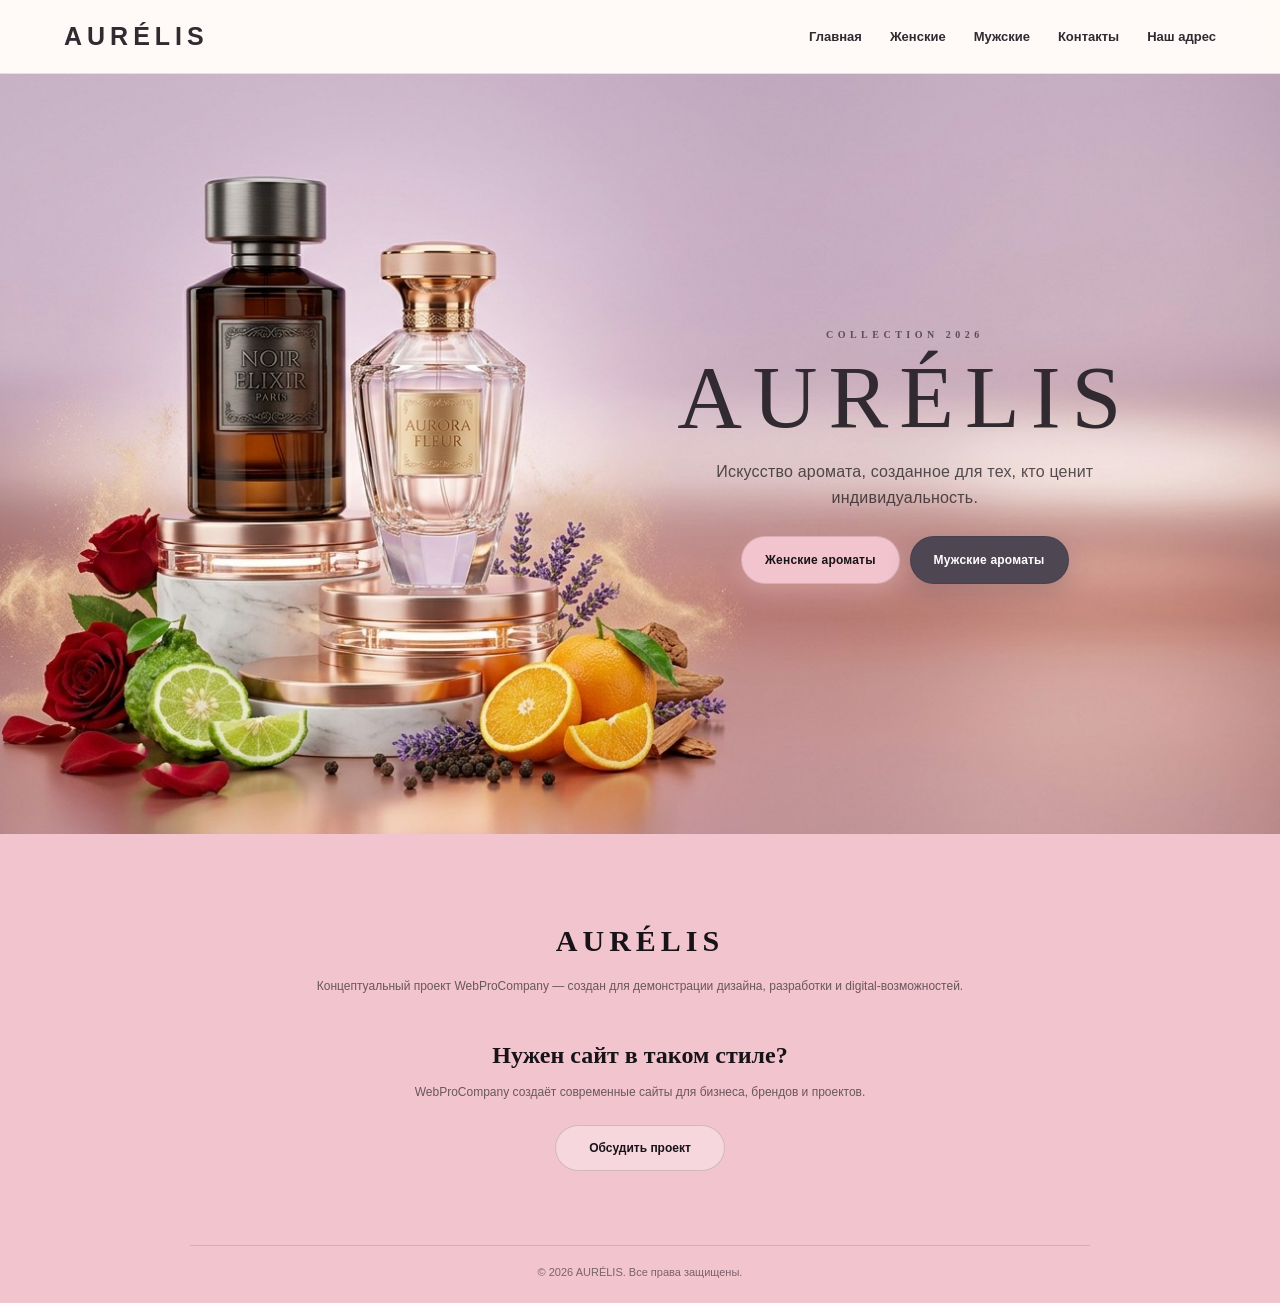
<file: index.html>
<!DOCTYPE html>
<html lang="ru">

<head>
  <meta charset="UTF-8">

  <meta
    name="viewport"
    content="width=device-width, initial-scale=1.0"
  >

  <meta
    name="description"
    content="AURÉLIS — премиальная коллекция мужских и женских ароматов."
  >

  <title>AURÉLIS — Премиальная коллекция ароматов</title>

  <link rel="stylesheet" href="./style.css">
</head>

<body>

  <!-- =========================
       HEADER
  ========================== -->

  <header class="header">

    <a href="./index.html" class="logo">
      AURÉLIS
    </a>

    <!-- DESKTOP NAVIGATION -->

    <nav class="navigation">

      <a href="./index.html">
        Главная
      </a>

      <a href="./women.html">
        Женские
      </a>

      <a href="./men.html">
        Мужские
      </a>

      <a href="./contacts.html">
        Контакты
      </a>

      <a href="./contacts.html#address">
        Наш адрес
      </a>

    </nav>


    <!-- MOBILE MENU BUTTON -->

    <button
      class="mobile-menu-button"
      id="mobile-menu-button"
      type="button"
      aria-label="Открыть меню"
      aria-expanded="false"
    >

      <span></span>
      <span></span>
      <span></span>

    </button>


    <!-- MOBILE NAVIGATION -->

    <nav
      class="mobile-navigation"
      id="mobile-navigation"
    >

      <a href="./index.html">
        Главная
      </a>

      <a href="./women.html">
        Женские ароматы
      </a>

      <a href="./men.html">
        Мужские ароматы
      </a>

      <a href="./contacts.html">
        Контакты
      </a>

      <a href="./contacts.html#address">
        Наш адрес
      </a>

    </nav>

  </header>


  <!-- =========================
       MAIN
  ========================== -->

  <main>

    <!-- =========================
         HERO
    ========================== -->

    <section
      class="hero"
      id="home"
    >

      <!-- HERO IMAGE -->

      <div class="hero-image">

        <picture>

          <source
            media="(max-width: 700px)"
            srcset="./mobile.png"
          >

          <img
            src="./hero.jpg"
            alt="AURÉLIS — коллекция ароматов"
          >

        </picture>

      </div>


     <!-- HERO CONTENT -->

<div class="hero-content">

  <span class="hero-label">
    COLLECTION 2026
  </span>

  <h1>
    AURÉLIS
  </h1>

  <p class="hero-description">
    Искусство аромата,
    созданное для тех,
    кто ценит индивидуальность.
  </p>
  
  <div class="hero-actions">

    <a
      href="./women.html"
      class="category-button women-button"
    >
      Женские ароматы
    </a>

    <a
      href="./men.html"
      class="category-button men-button"
    >
      Мужские ароматы
    </a>

  </div>

</div>

</section>

</main>

  <!-- =========================
       FOOTER
  ========================== -->

  <footer class="footer">

    <div class="footer-inner">

      <div class="footer-brand">

        <a
          href="./index.html"
          class="footer-logo"
        >
          AURÉLIS
        </a>

        <p class="footer-project">
          Концептуальный проект WebProCompany —
          создан для демонстрации дизайна,
          разработки и digital-возможностей.
        </p>

      </div>


      <div class="footer-cta">

        <h3>
          Нужен сайт в таком стиле?
        </h3>

        <p>
          WebProCompany создаёт современные сайты
          для бизнеса, брендов и проектов.
        </p>

        <button
          type="button"
          class="footer-cta-button"
          id="footer-contact-toggle"
        >
          Обсудить проект
        </button>


        <div
          class="footer-social"
          id="footer-social"
        >

          <!-- TELEGRAM -->

          <a
            href="https://t.me/"
            target="_blank"
            rel="noopener noreferrer"
            class="footer-social-link"
            aria-label="Telegram"
          >

            <svg
              viewBox="0 0 24 24"
              aria-hidden="true"
            >

              <path
                d="M21 4.5
                   17.8 19
                   c-.24 1.02-.84 1.27-1.7.8
                   l-4.72-3.48
                   -2.28 2.2
                   c-.25.25-.46.46-.94.46
                   l.34-4.8
                   8.75-7.9
                   c.38-.34-.08-.53-.59-.19
                   L5.85 12.98
                   1.2 11.52
                   c-1.01-.31-1.03-1.01.21-1.5
                   L19.55 3.1
                   c.85-.31 1.6.19 1.45 1.4Z"
                fill="currentColor"
              />

            </svg>

          </a>


          <!-- INSTAGRAM -->

          <a
            href="https://instagram.com/WebProCompany"
            target="_blank"
            rel="noopener noreferrer"
            class="footer-social-link"
            aria-label="Instagram"
          >

            <svg
              viewBox="0 0 24 24"
              aria-hidden="true"
            >

              <rect
                x="3"
                y="3"
                width="18"
                height="18"
                rx="5"
                ry="5"
                fill="none"
                stroke="currentColor"
                stroke-width="1.8"
              />

              <circle
                cx="12"
                cy="12"
                r="4"
                fill="none"
                stroke="currentColor"
                stroke-width="1.8"
              />

              <circle
                cx="17.4"
                cy="6.6"
                r="1"
                fill="currentColor"
              />

            </svg>

          </a>


          <!-- WHATSAPP -->

          <a
            href="https://wa.me/992974008118"
            target="_blank"
            rel="noopener noreferrer"
            class="footer-social-link"
            aria-label="WhatsApp"
          >

            <svg
              viewBox="0 0 24 24"
              aria-hidden="true"
            >

              <path
                d="M12 3.2
                   a8.8 8.8 0 0 0-7.57 13.3
                   L3.2 20.8
                   l4.43-1.17
                   A8.8 8.8 0 1 0 12 3.2Z"
                fill="none"
                stroke="currentColor"
                stroke-width="1.7"
                stroke-linejoin="round"
              />

              <path
                d="M8.7 8.2
                   c.2-.4.4-.4.7-.4h.4
                   c.2 0 .3.1.4.3
                   l.7 1.7
                   c.1.2.1.4-.1.6
                   l-.5.6
                   c-.2.2-.2.3 0 .6
                   .7 1.1 1.6 1.8 2.8 2.3
                   .3.1.4.1.6-.1
                   l.7-.8
                   c.2-.2.4-.2.7-.1
                   l1.6.8
                   c.3.1.4.3.3.6.2"
                fill="none"
                stroke="currentColor"
                stroke-width="1.5"
                stroke-linecap="round"
                stroke-linejoin="round"
              />

            </svg>

          </a>

        </div>

      </div>

    </div>


    <div class="footer-bottom">

      <p>
        © 2026 AURÉLIS. Все права защищены.
      </p>

    </div>

  </footer>


  <!-- =========================
       JAVASCRIPT
  ========================== -->

  <script src="./script.js"></script>

</body>

</html>
</file>
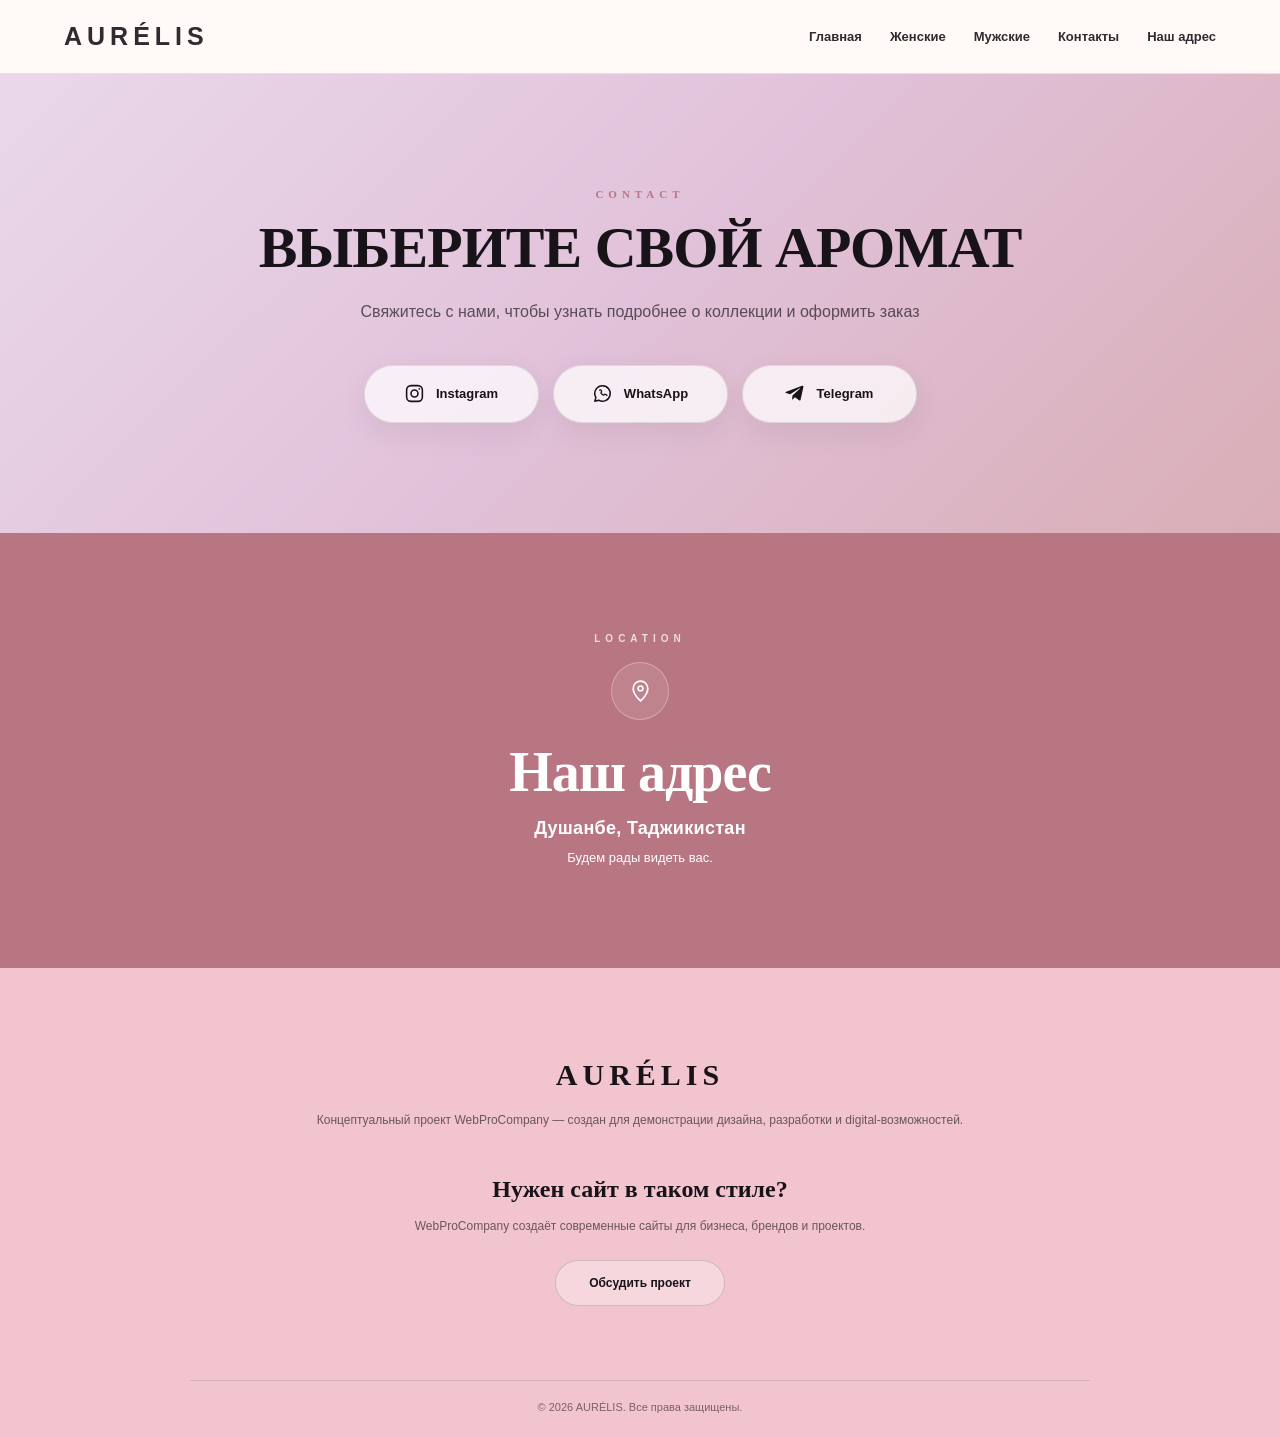
<file: contacts.html>
<!DOCTYPE html>
<html lang="ru">

<head>
  <meta charset="UTF-8">

  <meta
    name="viewport"
    content="width=device-width, initial-scale=1.0"
  >

  <meta
    name="description"
    content="AURÉLIS — контакты и адрес."
  >

  <title>AURÉLIS — Контакты</title>

  <link rel="stylesheet" href="./style.css">
</head>

<body>

  <!-- =========================
       HEADER
  ========================== -->

  <header class="header">

    <a
      href="./index.html"
      class="logo"
    >
      AURÉLIS
    </a>


    <nav class="navigation">

      <a href="./index.html">
        Главная
      </a>

      <a href="./women.html">
        Женские
      </a>

      <a href="./men.html">
        Мужские
      </a>

      <a href="./contacts.html">
        Контакты
      </a>

      <a href="./contacts.html#address">
        Наш адрес
      </a>

    </nav>


    <button
      class="mobile-menu-button"
      id="mobile-menu-button"
      type="button"
      aria-label="Открыть меню"
      aria-expanded="false"
    >

      <span></span>
      <span></span>
      <span></span>

    </button>


    <nav
      class="mobile-navigation"
      id="mobile-navigation"
    >

      <a href="./index.html">
        Главная
      </a>

      <a href="./women.html">
        Женские ароматы
      </a>

      <a href="./men.html">
        Мужские ароматы
      </a>

      <a href="./contacts.html">
        Контакты
      </a>

      <a href="./contacts.html#address">
        Наш адрес
      </a>

    </nav>

  </header>


  <main>

    <!-- =========================
         CONTACTS
    ========================== -->

    <section
      class="contacts"
      id="contacts"
    >

      <div class="contacts-inner">

        <span class="contacts-label">
          CONTACT
        </span>

        <h2>
          ВЫБЕРИТЕ СВОЙ АРОМАТ
        </h2>

        <p class="contacts-description">
          Свяжитесь с нами, чтобы узнать подробнее
          о коллекции и оформить заказ
        </p>


        <div class="contact-buttons">

          <!-- INSTAGRAM -->

          <a
            href="https://instagram.com/WebProCompany"
            target="_blank"
            rel="noopener noreferrer"
            class="contact-button instagram-button"
          >

            <svg
              class="contact-icon"
              viewBox="0 0 24 24"
              aria-hidden="true"
            >

              <rect
                x="3"
                y="3"
                width="18"
                height="18"
                rx="5"
                ry="5"
                fill="none"
                stroke="currentColor"
                stroke-width="1.8"
              />

              <circle
                cx="12"
                cy="12"
                r="4"
                fill="none"
                stroke="currentColor"
                stroke-width="1.8"
              />

              <circle
                cx="17.4"
                cy="6.6"
                r="1"
                fill="currentColor"
              />

            </svg>

            <span>
              Instagram
            </span>

          </a>


          <!-- WHATSAPP -->

          <a
            href="https://wa.me/992974008118"
            target="_blank"
            rel="noopener noreferrer"
            class="contact-button whatsapp-button"
          >

            <svg
              class="contact-icon"
              viewBox="0 0 24 24"
              aria-hidden="true"
            >

              <path
                d="M12 3.2
                   a8.8 8.8 0 0 0-7.57 13.3
                   L3.2 20.8
                   l4.43-1.17
                   A8.8 8.8 0 1 0 12 3.2Z"
                fill="none"
                stroke="currentColor"
                stroke-width="1.7"
                stroke-linejoin="round"
              />

              <path
                d="M8.7 8.2
                   c.2-.4.4-.4.7-.4h.4
                   c.2 0 .3.1.4.3
                   l.7 1.7
                   c.1.2.1.4-.1.6
                   l-.5.6
                   c-.2.2-.2.3 0 .6
                   .7 1.1 1.6 1.8 2.8 2.3
                   .3.1.4.1.6-.1
                   l.7-.8
                   c.2-.2.4-.2.7-.1
                   l1.6.8
                   c.3.1.4.3.3.6.2"
                fill="none"
                stroke="currentColor"
                stroke-width="1.5"
                stroke-linecap="round"
                stroke-linejoin="round"
              />

            </svg>

            <span>
              WhatsApp
            </span>

          </a>


          <!-- TELEGRAM -->

          <a
            href="https://t.me/"
            target="_blank"
            rel="noopener noreferrer"
            class="contact-button telegram-button"
          >

            <svg
              class="contact-icon"
              viewBox="0 0 24 24"
              aria-hidden="true"
            >

              <path
                d="M21 4.5
                   17.8 19
                   c-.24 1.02-.84 1.27-1.7.8
                   l-4.72-3.48
                   -2.28 2.2
                   c-.25.25-.46.46-.94.46
                   l.34-4.8
                   8.75-7.9
                   c.38-.34-.08-.53-.59-.19
                   L5.85 12.98
                   1.2 11.52
                   c-1.01-.31-1.03-1.01.21-1.5
                   L19.55 3.1
                   c.85-.31 1.6.19 1.45 1.4Z"
                fill="currentColor"
              />

            </svg>

            <span>
              Telegram
            </span>

          </a>

        </div>

      </div>

    </section>


    <!-- =========================
         ADDRESS
    ========================== -->

    <section
      class="address"
      id="address"
    >

      <div class="address-inner">

        <span class="address-label">
          LOCATION
        </span>


        <div
          class="address-icon"
          aria-hidden="true"
        >

          <svg
            viewBox="0 0 24 24"
            xmlns="http://www.w3.org/2000/svg"
          >

            <path
              d="M12 21s7-6.1 7-12a7 7 0 1 0-14 0c0 5.9 7 12 7 12Z"
              fill="none"
              stroke="currentColor"
              stroke-width="1.6"
            />

            <circle
              cx="12"
              cy="9"
              r="2.3"
              fill="none"
              stroke="currentColor"
              stroke-width="1.6"
            />

          </svg>

        </div>


        <h2>
          Наш адрес
        </h2>

        <p class="address-city">
          Душанбе, Таджикистан
        </p>

        <p class="address-note">
          Будем рады видеть вас.
        </p>

      </div>

    </section>

  </main>


  <!-- =========================
       FOOTER
  ========================== -->

  <footer class="footer">

    <div class="footer-inner">

      <div class="footer-brand">

        <a
          href="./index.html"
          class="footer-logo"
        >
          AURÉLIS
        </a>

        <p class="footer-project">
          Концептуальный проект WebProCompany —
          создан для демонстрации дизайна,
          разработки и digital-возможностей.
        </p>

      </div>


      <div class="footer-cta">

        <h3>
          Нужен сайт в таком стиле?
        </h3>

        <p>
          WebProCompany создаёт современные сайты
          для бизнеса, брендов и проектов.
        </p>

        <button
          type="button"
          class="footer-cta-button"
          id="footer-contact-toggle"
        >
          Обсудить проект
        </button>


        <div
          class="footer-social"
          id="footer-social"
        >

          <a
            href="https://t.me/"
            target="_blank"
            rel="noopener noreferrer"
            class="footer-social-link"
            aria-label="Telegram"
          >
            <svg
              viewBox="0 0 24 24"
              aria-hidden="true"
            >
              <path
                d="M21 4.5
                   17.8 19
                   c-.24 1.02-.84 1.27-1.7.8
                   l-4.72-3.48
                   -2.28 2.2
                   c-.25.25-.46.46-.94.46
                   l.34-4.8
                   8.75-7.9
                   c.38-.34-.08-.53-.59-.19
                   L5.85 12.98
                   1.2 11.52
                   c-1.01-.31-1.03-1.01.21-1.5
                   L19.55 3.1
                   c.85-.31 1.6.19 1.45 1.4Z"
                fill="currentColor"
              />
            </svg>
          </a>


          <a
            href="https://instagram.com/WebProCompany"
            target="_blank"
            rel="noopener noreferrer"
            class="footer-social-link"
            aria-label="Instagram"
          >
            <svg
              viewBox="0 0 24 24"
              aria-hidden="true"
            >
              <rect
                x="3"
                y="3"
                width="18"
                height="18"
                rx="5"
                ry="5"
                fill="none"
                stroke="currentColor"
                stroke-width="1.8"
              />

              <circle
                cx="12"
                cy="12"
                r="4"
                fill="none"
                stroke="currentColor"
                stroke-width="1.8"
              />

              <circle
                cx="17.4"
                cy="6.6"
                r="1"
                fill="currentColor"
              />
            </svg>
          </a>


          <a
            href="https://wa.me/992974008118"
            target="_blank"
            rel="noopener noreferrer"
            class="footer-social-link"
            aria-label="WhatsApp"
          >
            <svg
              viewBox="0 0 24 24"
              aria-hidden="true"
            >
              <path
                d="M12 3.2
                   a8.8 8.8 0 0 0-7.57 13.3
                   L3.2 20.8
                   l4.43-1.17
                   A8.8 8.8 0 1 0 12 3.2Z"
                fill="none"
                stroke="currentColor"
                stroke-width="1.7"
                stroke-linejoin="round"
              />

              <path
                d="M8.7 8.2
                   c.2-.4.4-.4.7-.4h.4
                   c.2 0 .3.1.4.3
                   l.7 1.7
                   c.1.2.1.4-.1.6
                   l-.5.6
                   c-.2.2-.2.3 0 .6
                   .7 1.1 1.6 1.8 2.8 2.3
                   .3.1.4.1.6-.1
                   l.7-.8
                   c.2-.2.4-.2.7-.1
                   l1.6.8
                   c.3.1.4.3.3.6.2"
                fill="none"
                stroke="currentColor"
                stroke-width="1.5"
                stroke-linecap="round"
                stroke-linejoin="round"
              />
            </svg>
          </a>

        </div>

      </div>

    </div>


    <div class="footer-bottom">

      <p>
        © 2026 AURÉLIS. Все права защищены.
      </p>

    </div>

  </footer>


  <script src="./script.js"></script>

</body>

</html>
</file>
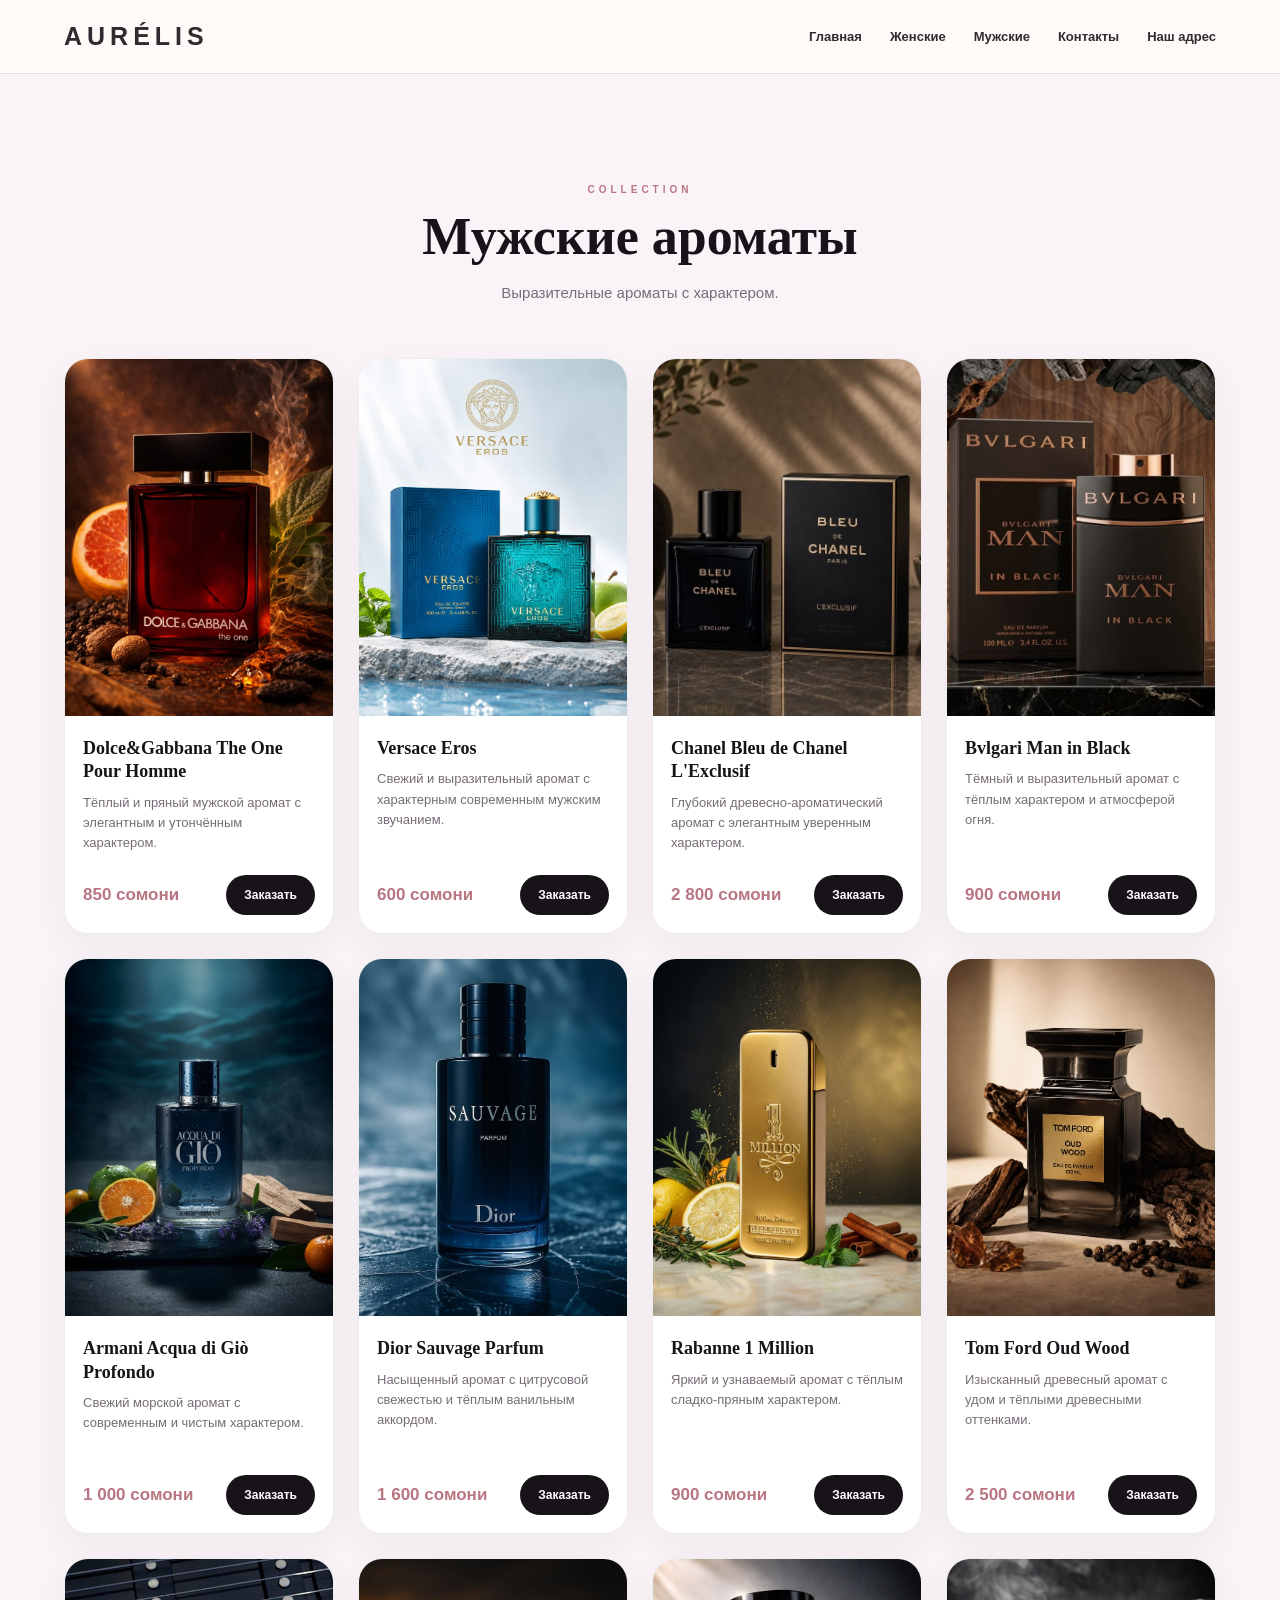
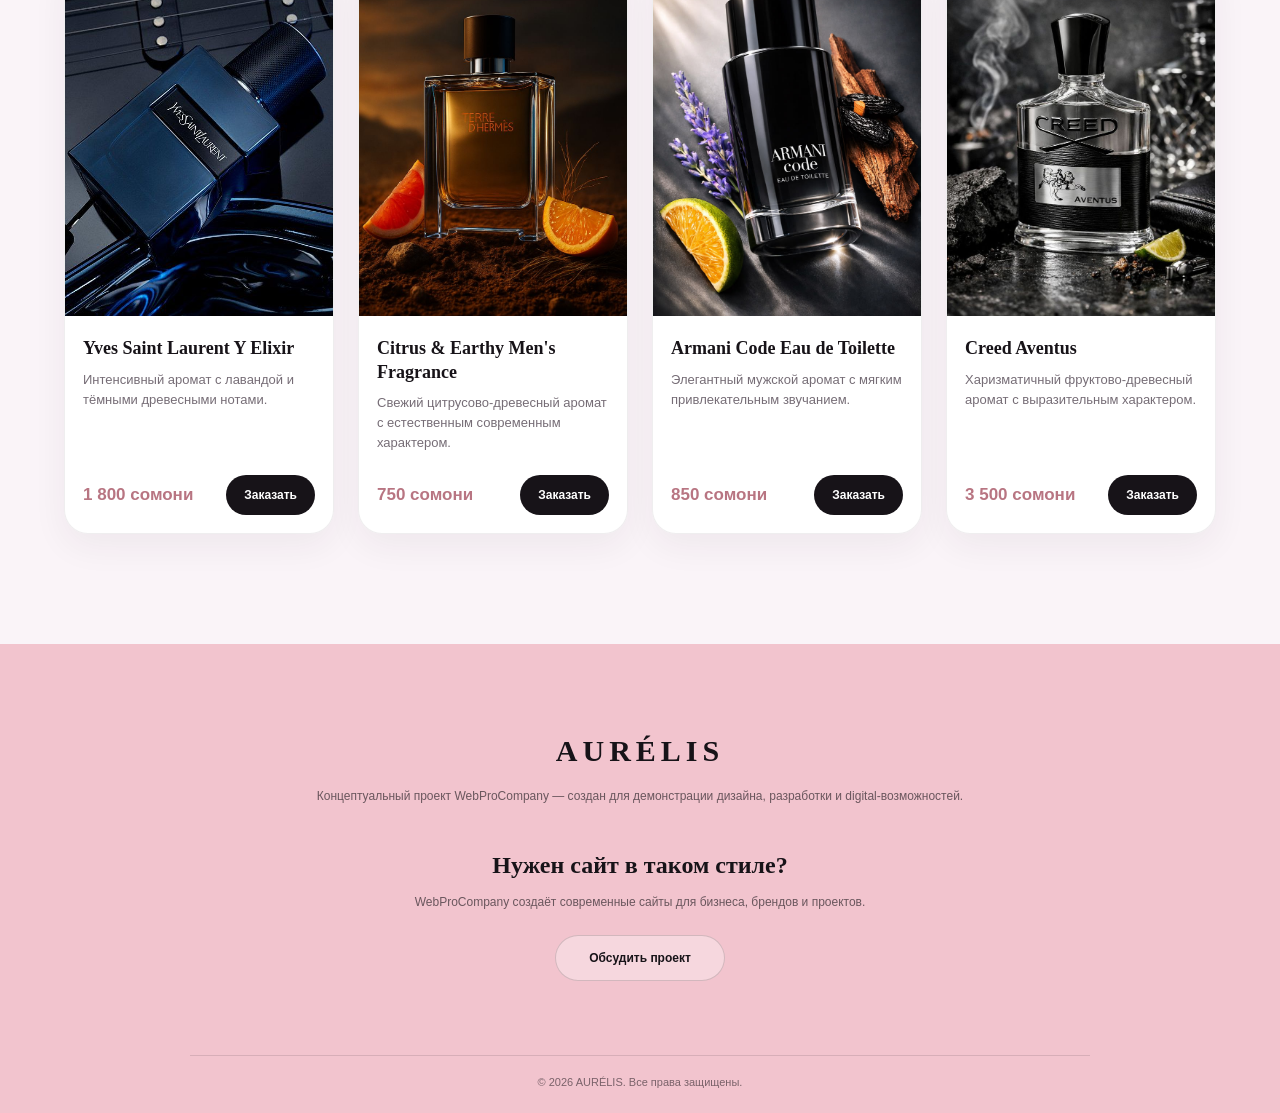
<file: men.html>
<!DOCTYPE html>
<html lang="ru">

<head>
  <meta charset="UTF-8">

  <meta
    name="viewport"
    content="width=device-width, initial-scale=1.0"
  >

  <meta
    name="description"
    content="AURÉLIS — коллекция мужских ароматов."
  >

  <title>AURÉLIS — Мужские ароматы</title>

  <link rel="stylesheet" href="./style.css">
</head>

<body>

  <!-- =========================
       HEADER
  ========================== -->

  <header class="header">

    <a
      href="./index.html"
      class="logo"
    >
      AURÉLIS
    </a>

    <nav class="navigation">

      <a href="./index.html">
        Главная
      </a>

      <a href="./women.html">
        Женские
      </a>

      <a href="./men.html">
        Мужские
      </a>

      <a href="./contacts.html">
        Контакты
      </a>

      <a href="./contacts.html#address">
        Наш адрес
      </a>

    </nav>


    <button
      class="mobile-menu-button"
      id="mobile-menu-button"
      type="button"
      aria-label="Открыть меню"
      aria-expanded="false"
    >
      <span></span>
      <span></span>
      <span></span>
    </button>


    <nav
      class="mobile-navigation"
      id="mobile-navigation"
    >

      <a href="./index.html">
        Главная
      </a>

      <a href="./women.html">
        Женские ароматы
      </a>

      <a href="./men.html">
        Мужские ароматы
      </a>

      <a href="./contacts.html">
        Контакты
      </a>

      <a href="./contacts.html#address">
        Наш адрес
      </a>

    </nav>

  </header>


  <!-- =========================
       MAIN
  ========================== -->

  <main>

    <section
      class="catalog men-section"
      id="men"
    >

      <div class="section-heading">

        <span>
          COLLECTION
        </span>

        <h2>
          Мужские ароматы
        </h2>

        <p>
          Выразительные ароматы с характером.
        </p>

      </div>


      <div
        class="products-grid"
        id="men-products"
      ></div>

    </section>

  </main>


  <!-- =========================
       FOOTER
  ========================== -->

  <footer class="footer">

    <div class="footer-inner">

      <div class="footer-brand">

        <a
          href="./index.html"
          class="footer-logo"
        >
          AURÉLIS
        </a>

        <p class="footer-project">
          Концептуальный проект WebProCompany —
          создан для демонстрации дизайна,
          разработки и digital-возможностей.
        </p>

      </div>


      <div class="footer-cta">

        <h3>
          Нужен сайт в таком стиле?
        </h3>

        <p>
          WebProCompany создаёт современные сайты
          для бизнеса, брендов и проектов.
        </p>

        <button
          type="button"
          class="footer-cta-button"
          id="footer-contact-toggle"
        >
          Обсудить проект
        </button>


        <div
          class="footer-social"
          id="footer-social"
        >

          <a
            href="https://t.me/"
            target="_blank"
            rel="noopener noreferrer"
            class="footer-social-link"
            aria-label="Telegram"
          >

            <svg
              viewBox="0 0 24 24"
              aria-hidden="true"
            >

              <path
                d="M21 4.5
                   17.8 19
                   c-.24 1.02-.84 1.27-1.7.8
                   l-4.72-3.48
                   -2.28 2.2
                   c-.25.25-.46.46-.94.46
                   l.34-4.8
                   8.75-7.9
                   c.38-.34-.08-.53-.59-.19
                   L5.85 12.98
                   1.2 11.52
                   c-1.01-.31-1.03-1.01.21-1.5
                   L19.55 3.1
                   c.85-.31 1.6.19 1.45 1.4Z"
                fill="currentColor"
              />

            </svg>

          </a>


          <a
            href="https://instagram.com/WebProCompany"
            target="_blank"
            rel="noopener noreferrer"
            class="footer-social-link"
            aria-label="Instagram"
          >

            <svg
              viewBox="0 0 24 24"
              aria-hidden="true"
            >

              <rect
                x="3"
                y="3"
                width="18"
                height="18"
                rx="5"
                ry="5"
                fill="none"
                stroke="currentColor"
                stroke-width="1.8"
              />

              <circle
                cx="12"
                cy="12"
                r="4"
                fill="none"
                stroke="currentColor"
                stroke-width="1.8"
              />

              <circle
                cx="17.4"
                cy="6.6"
                r="1"
                fill="currentColor"
              />

            </svg>

          </a>


          <a
            href="https://wa.me/992974008118"
            target="_blank"
            rel="noopener noreferrer"
            class="footer-social-link"
            aria-label="WhatsApp"
          >

            <svg
              viewBox="0 0 24 24"
              aria-hidden="true"
            >

              <path
                d="M12 3.2
                   a8.8 8.8 0 0 0-7.57 13.3
                   L3.2 20.8
                   l4.43-1.17
                   A8.8 8.8 0 1 0 12 3.2Z"
                fill="none"
                stroke="currentColor"
                stroke-width="1.7"
                stroke-linejoin="round"
              />

              <path
                d="M8.7 8.2
                   c.2-.4.4-.4.7-.4h.4
                   c.2 0 .3.1.4.3
                   l.7 1.7
                   c.1.2.1.4-.1.6
                   l-.5.6
                   c-.2.2-.2.3 0 .6
                   .7 1.1 1.6 1.8 2.8 2.3
                   .3.1.4.1.6-.1
                   l.7-.8
                   c.2-.2.4-.2.7-.1
                   l1.6.8
                   c.3.1.4.3.3.6.2"
                fill="none"
                stroke="currentColor"
                stroke-width="1.5"
                stroke-linecap="round"
                stroke-linejoin="round"
              />

            </svg>

          </a>

        </div>

      </div>

    </div>


    <div class="footer-bottom">

      <p>
        © 2026 AURÉLIS. Все права защищены.
      </p>

    </div>

  </footer>


  <script src="./script.js"></script>

</body>

</html>
</file>
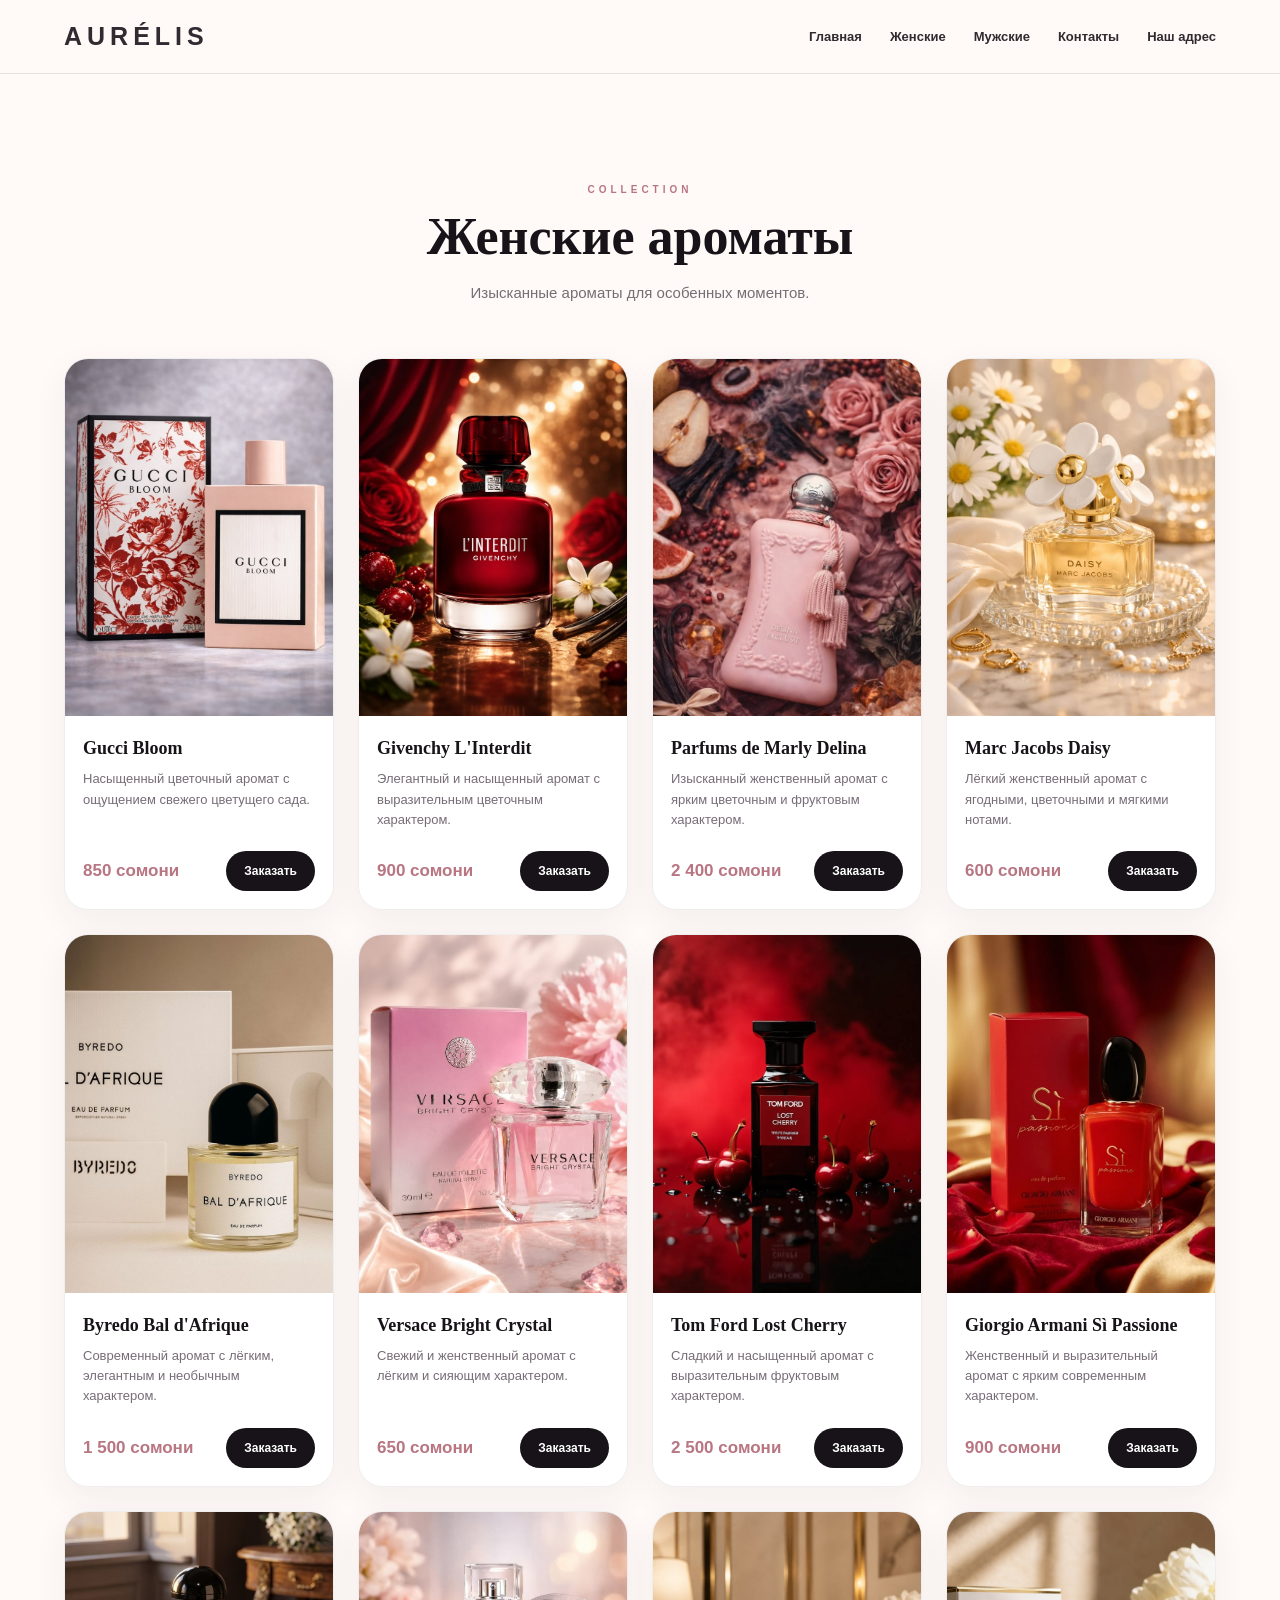
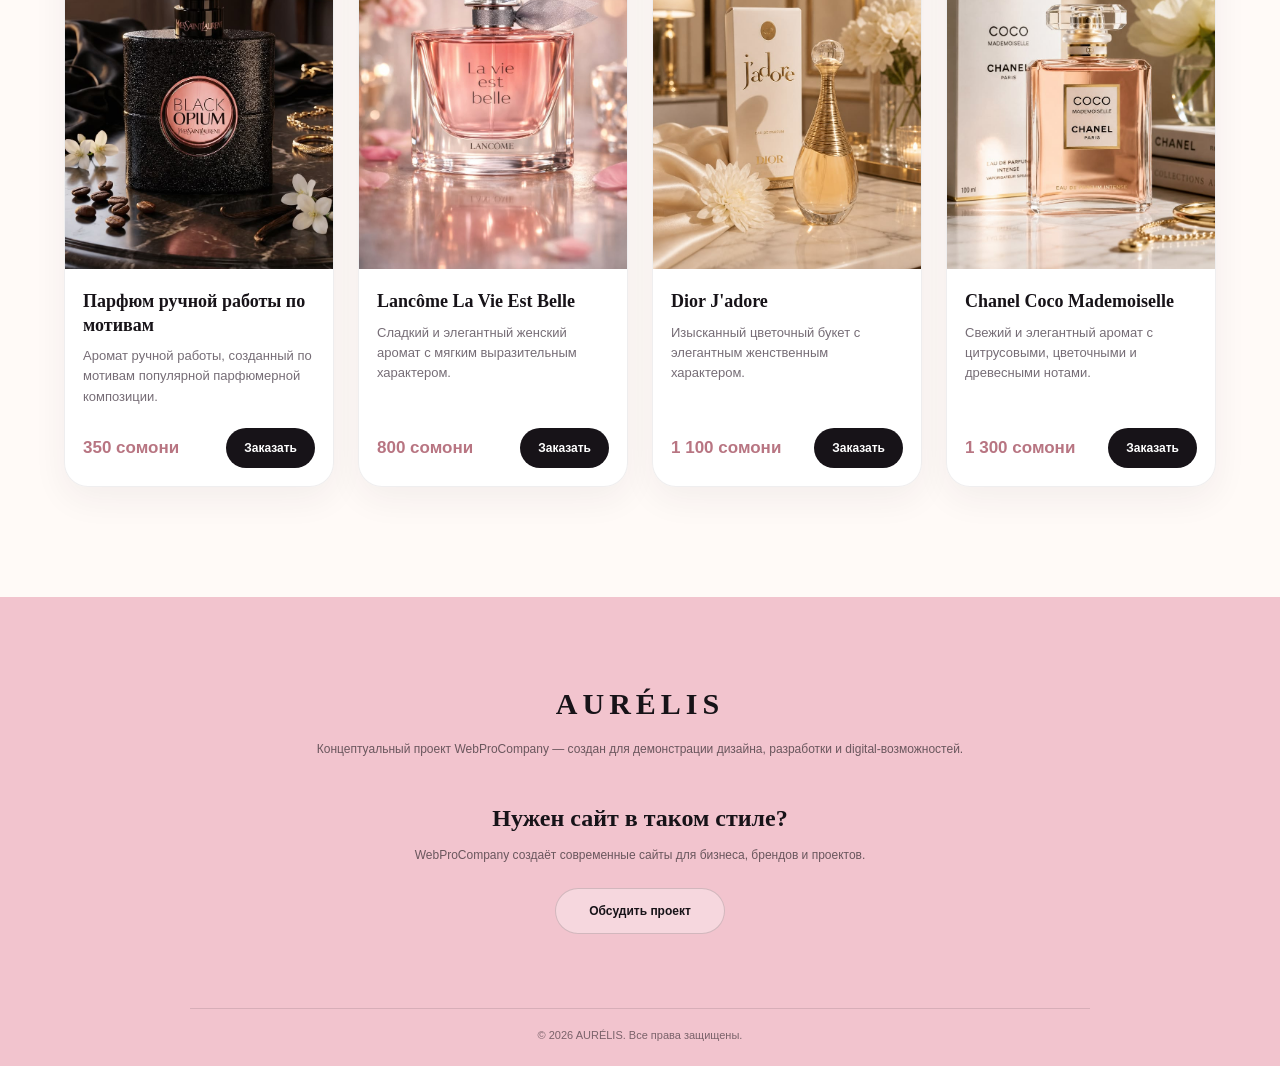
<file: women.html>
<!DOCTYPE html>
<html lang="ru">

<head>
  <meta charset="UTF-8">

  <meta
    name="viewport"
    content="width=device-width, initial-scale=1.0"
  >

  <meta
    name="description"
    content="AURÉLIS — коллекция женских ароматов."
  >

  <title>AURÉLIS — Женские ароматы</title>

  <link rel="stylesheet" href="./style.css">
</head>

<body>

  <!-- =========================
       HEADER
  ========================== -->

  <header class="header">

    <a
      href="./index.html"
      class="logo"
    >
      AURÉLIS
    </a>


    <!-- DESKTOP NAVIGATION -->

    <nav class="navigation">

      <a href="./index.html">
        Главная
      </a>

      <a href="./women.html">
        Женские
      </a>

      <a href="./men.html">
        Мужские
      </a>

      <a href="./contacts.html">
        Контакты
      </a>

      <a href="./contacts.html#address">
        Наш адрес
      </a>

    </nav>


    <!-- MOBILE MENU BUTTON -->

    <button
      class="mobile-menu-button"
      id="mobile-menu-button"
      type="button"
      aria-label="Открыть меню"
      aria-expanded="false"
    >
      <span></span>
      <span></span>
      <span></span>
    </button>


    <!-- MOBILE NAVIGATION -->

    <nav
      class="mobile-navigation"
      id="mobile-navigation"
    >

      <a href="./index.html">
        Главная
      </a>

      <a href="./women.html">
        Женские ароматы
      </a>

      <a href="./men.html">
        Мужские ароматы
      </a>

      <a href="./contacts.html">
        Контакты
      </a>

      <a href="./contacts.html#address">
        Наш адрес
      </a>

    </nav>

  </header>


  <!-- =========================
       MAIN
  ========================== -->

  <main>

    <!-- =========================
         WOMEN
    ========================== -->

    <section
      class="catalog women-section"
      id="women"
    >

      <div class="section-heading">

        <span>
          COLLECTION
        </span>

        <h2>
          Женские ароматы
        </h2>

        <p>
          Изысканные ароматы для особенных моментов.
        </p>

      </div>


      <div
        class="products-grid"
        id="women-products"
      ></div>

    </section>

  </main>


  <!-- =========================
       FOOTER
  ========================== -->

  <footer class="footer">

    <div class="footer-inner">

      <div class="footer-brand">

        <a
          href="./index.html"
          class="footer-logo"
        >
          AURÉLIS
        </a>

        <p class="footer-project">
          Концептуальный проект WebProCompany —
          создан для демонстрации дизайна,
          разработки и digital-возможностей.
        </p>

      </div>


      <div class="footer-cta">

        <h3>
          Нужен сайт в таком стиле?
        </h3>

        <p>
          WebProCompany создаёт современные сайты
          для бизнеса, брендов и проектов.
        </p>

        <button
          type="button"
          class="footer-cta-button"
          id="footer-contact-toggle"
        >
          Обсудить проект
        </button>


        <div
          class="footer-social"
          id="footer-social"
        >

          <!-- TELEGRAM -->

          <a
            href="https://t.me/"
            target="_blank"
            rel="noopener noreferrer"
            class="footer-social-link"
            aria-label="Telegram"
          >

            <svg
              viewBox="0 0 24 24"
              aria-hidden="true"
            >

              <path
                d="M21 4.5
                   17.8 19
                   c-.24 1.02-.84 1.27-1.7.8
                   l-4.72-3.48
                   -2.28 2.2
                   c-.25.25-.46.46-.94.46
                   l.34-4.8
                   8.75-7.9
                   c.38-.34-.08-.53-.59-.19
                   L5.85 12.98
                   1.2 11.52
                   c-1.01-.31-1.03-1.01.21-1.5
                   L19.55 3.1
                   c.85-.31 1.6.19 1.45 1.4Z"
                fill="currentColor"
              />

            </svg>

          </a>


          <!-- INSTAGRAM -->

          <a
            href="https://instagram.com/WebProCompany"
            target="_blank"
            rel="noopener noreferrer"
            class="footer-social-link"
            aria-label="Instagram"
          >

            <svg
              viewBox="0 0 24 24"
              aria-hidden="true"
            >

              <rect
                x="3"
                y="3"
                width="18"
                height="18"
                rx="5"
                ry="5"
                fill="none"
                stroke="currentColor"
                stroke-width="1.8"
              />

              <circle
                cx="12"
                cy="12"
                r="4"
                fill="none"
                stroke="currentColor"
                stroke-width="1.8"
              />

              <circle
                cx="17.4"
                cy="6.6"
                r="1"
                fill="currentColor"
              />

            </svg>

          </a>


          <!-- WHATSAPP -->

          <a
            href="https://wa.me/992974008118"
            target="_blank"
            rel="noopener noreferrer"
            class="footer-social-link"
            aria-label="WhatsApp"
          >

            <svg
              viewBox="0 0 24 24"
              aria-hidden="true"
            >

              <path
                d="M12 3.2
                   a8.8 8.8 0 0 0-7.57 13.3
                   L3.2 20.8
                   l4.43-1.17
                   A8.8 8.8 0 1 0 12 3.2Z"
                fill="none"
                stroke="currentColor"
                stroke-width="1.7"
                stroke-linejoin="round"
              />

              <path
                d="M8.7 8.2
                   c.2-.4.4-.4.7-.4h.4
                   c.2 0 .3.1.4.3
                   l.7 1.7
                   c.1.2.1.4-.1.6
                   l-.5.6
                   c-.2.2-.2.3 0 .6
                   .7 1.1 1.6 1.8 2.8 2.3
                   .3.1.4.1.6-.1
                   l.7-.8
                   c.2-.2.4-.2.7-.1
                   l1.6.8
                   c.3.1.4.3.3.6.2"
                fill="none"
                stroke="currentColor"
                stroke-width="1.5"
                stroke-linecap="round"
                stroke-linejoin="round"
              />

            </svg>

          </a>

        </div>

      </div>

    </div>


    <div class="footer-bottom">

      <p>
        © 2026 AURÉLIS. Все права защищены.
      </p>

    </div>

  </footer>


  <!-- =========================
       JAVASCRIPT
  ========================== -->

  <script src="./script.js"></script>

</body>

</html>
</file>
<file: style.css>
/* ==================================================
   AURÉLIS
   PREMIUM PERFUME WEBSITE
================================================== */


/* ==================================================
   VARIABLES
================================================== */

:root {
  --lilac: #e8d5e8;
  --lilac-dark: #c9a8c7;

  --rose: #b87582;
  --rose-light: #d9aeb6;

  --cream: #fffaf7;
  --white: #ffffff;
  --black: #171318;

  --text: #312a31;
  --muted: #766d76;

  --border: rgba(49, 42, 49, 0.12);

  --women-button: #f2c4ce;
  --men-button: #4f4654;

  --shadow:
    0 25px 70px rgba(44, 27, 44, 0.15);
}


/* ==================================================
   RESET
================================================== */

* {
  margin: 0;
  padding: 0;
  box-sizing: border-box;
}

html {
  scroll-behavior: smooth;
}

body {
  font-family:
    Arial,
    Helvetica,
    sans-serif;

  color: var(--text);
  background: var(--cream);

  overflow-x: hidden;
}

img {
  max-width: 100%;
}

a {
  color: inherit;
  text-decoration: none;
}

button {
  font: inherit;
}


/* ==================================================
   HEADER — DESKTOP
================================================== */

.header {
  position: sticky;

  top: 0;

  z-index: 1000;

  min-height: 74px;

  padding:
    0 5%;

  display: flex;

  align-items: center;

  justify-content: space-between;

  background:
    rgba(255, 250, 247, 0.90);

  backdrop-filter:
    blur(20px);

  border-bottom:
    1px solid var(--border);
}

.logo {
  font-size: 25px;

  font-weight: 700;

  letter-spacing: 5px;
}

.navigation {
  display: flex;

  align-items: center;

  gap: 28px;
}

.navigation a {
  position: relative;

  font-size: 13px;

  font-weight: 600;

  transition:
    color 0.25s ease;
}

.navigation a::after {
  content: "";

  position: absolute;

  left: 0;
  bottom: -7px;

  width: 0;
  height: 1px;

  background:
    var(--rose);

  transition:
    width 0.25s ease;
}

.navigation a:hover {
  color:
    var(--rose);
}

.navigation a:hover::after {
  width: 100%;
}


/* ==================================================
   MOBILE MENU
================================================== */

.mobile-menu-button,
.mobile-navigation {
  display: none;
}


/* ==================================================
   HERO — DESKTOP
================================================== */

.hero {
  position: relative;

  min-height: 760px;

  overflow: hidden;

  display: flex;

  align-items: center;

  background:
    #ead8ea;
}


/* ==================================================
   HERO IMAGE
================================================== */

.hero-image {
  position: absolute;

  inset: 0;

  width: 100%;

  height: 100%;

  z-index: 1;

  display: block;

  visibility: visible;

  opacity: 0;

  animation:
    heroImageReveal
    1.4s ease
    forwards;
}

.hero-image picture {
  display: block;

  width: 100%;
  height: 100%;
}

.hero-image img {
  display: block;

  width: 100%;
  height: 100%;

  max-width: none;

  object-fit: cover;

  object-position:
    center center;

  visibility: visible;

  opacity: 1;

  filter:
    drop-shadow(
      0 25px 35px
      rgba(30, 20, 30, 0.25)
    );
}


/* ==================================================
   HERO IMAGE ANIMATION
================================================== */

@keyframes heroImageReveal {

  from {
    opacity: 0;

    transform:
      scale(1.035);
  }

  to {
    opacity: 1;

    transform:
      scale(1);
  }
}


/* ==================================================
   HERO CONTENT — DESKTOP
================================================== */

.hero-content {
  position: relative;

  z-index: 10;

  width: min(520px, 42%);

  margin-left: auto;

  margin-right: 9%;

  text-align: center;

  opacity: 0;

  transform: translateY(28px);

  animation:
    heroContentReveal
    1s ease
    0.35s
    forwards;
}


/* ==================================================
   HERO CONTENT ANIMATION
================================================== */

@keyframes heroContentReveal {

  from {
    opacity: 0;

    transform:
      translateY(28px);
  }

  to {
    opacity: 1;

    transform:
      translateY(0);
  }
}

/* ==================================================
   HERO LABEL
================================================== */

.hero-label {
  display: inline-block;

  margin-bottom: 14px;

  font-family:
    Georgia,
    "Times New Roman",
    serif;

  font-size: 10px;

  font-weight: 600;

  letter-spacing: 4.5px;

  color:
    rgba(23, 19, 24, 0.62);

  opacity: 0;

  animation:
    heroElementReveal
    0.8s ease
    0.55s
    forwards;
}

/* ==================================================
   HERO TITLE
================================================== */

.hero-content h1 {
  margin-bottom: 20px;

  font-family:
    Georgia,
    "Times New Roman",
    serif;

  font-size:
    clamp(58px, 7vw, 96px);

  font-weight: 500;

  line-height: 0.95;

  letter-spacing: 11px;

  opacity: 0;

  animation:
    heroElementReveal
    0.9s ease
    0.70s
    forwards;
}

/* ==================================================
   HERO DESCRIPTION
================================================== */

.hero-content p {
  max-width: 390px;

  margin:
    0 auto 26px;

  font-family:
    Arial,
    Helvetica,
    sans-serif;

  font-size: 16px;

  line-height: 1.6;

  letter-spacing: 0.2px;

  color:
    rgba(23, 19, 24, 0.72);

  opacity: 0;

  animation:
    heroElementReveal
    0.8s ease
    0.85s
    forwards;
}

/* ==================================================
   HERO ELEMENT ANIMATION
================================================== */

@keyframes heroElementReveal {

  from {
    opacity: 0;

    transform:
      translateY(20px);
  }

  to {
    opacity: 1;

    transform:
      translateY(0);
  }
}


/* ==================================================
   HERO BUTTONS
================================================== */

.hero-actions {
  display: flex;

  justify-content: center;

  align-items: center;

  gap: 10px;

  flex-wrap: wrap;

  opacity: 0;

  transform:
    translateY(18px);

  animation:
    heroButtonsReveal
    0.8s ease
    1s
    forwards;
}

@keyframes heroButtonsReveal {

  from {
    opacity: 0;

    transform:
      translateY(18px);
  }

  to {
    opacity: 1;

    transform:
      translateY(0);
  }
}


/* ==================================================
   CATEGORY BUTTON
================================================== */

.category-button {
  position: relative;

  min-height: 48px;

  padding: 0 23px;

  display: inline-flex;

  align-items: center;

  justify-content: center;

  border:
    1px solid
    rgba(23, 19, 24, 0.12);

  border-radius: 50px;

  cursor: pointer;

  font-size: 12px;

  font-weight: 700;

  letter-spacing: 0.2px;

  overflow: hidden;

  transition:
    transform 0.35s ease,
    box-shadow 0.35s ease,
    background 0.35s ease,
    color 0.35s ease;
}

/* ==================================================
   WOMEN BUTTON
================================================== */

.women-button {
  background:
    var(--women-button);

  color:
    var(--black);

  box-shadow:
    0 10px 25px
    rgba(242, 196, 206, 0.28);
}

.women-button:hover {
  background:
    #f6d2da;

  transform:
    translateY(-5px)
    scale(1.02);

  box-shadow:
    0 18px 38px
    rgba(180, 117, 130, 0.25);
}


/* ==================================================
   MEN BUTTON
================================================== */

.men-button {
  background:
    var(--men-button);

  color:
    var(--white);

  box-shadow:
    0 10px 25px
    rgba(79, 70, 84, 0.22);
}

.men-button:hover {
  background:
    #625665;

  transform:
    translateY(-5px)
    scale(1.02);

  box-shadow:
    0 18px 38px
    rgba(30, 20, 30, 0.28);
}

.category-button:active {
  transform:
    translateY(-1px)
    scale(0.98);
}

/* ==================================================
   CATALOG
================================================== */

.catalog {
  padding:
    110px 5%;

  overflow:
    hidden;
}

.women-section {
  background:
    var(--cream);
}

.men-section {
  background:
    #faf4f8;
}


/* ==================================================
   SECTION HEADING
================================================== */

.section-heading {
  width:
    min(680px, 100%);

  margin:
    0 auto 52px;

  text-align:
    center;
}

.section-heading > span {
  display:
    block;

  margin-bottom:
    13px;

  font-size:
    10px;

  font-weight:
    700;

  letter-spacing:
    4px;

  color:
    var(--rose);
}

.section-heading h2 {
  margin-bottom:
    15px;

  font-family:
    Georgia,
    "Times New Roman",
    serif;

  font-size:
    clamp(34px, 5vw, 52px);

  font-weight:
    600;

  line-height:
    1.1;

  color:
    var(--black);
}

.section-heading p {
  max-width:
    520px;

  margin:
    0 auto;

  color:
    var(--muted);

  font-size:
    15px;

  line-height:
    1.7;
}


/* ==================================================
   PRODUCTS GRID
================================================== */

.products-grid {
  width:
    min(1450px, 100%);

  margin:
    0 auto;

  display:
    grid;

  grid-template-columns:
    repeat(4, minmax(0, 1fr));

  gap:
    24px;
}


/* ==================================================
   PRODUCT CARD
================================================== */

.product-card {
  position:
    relative;

  min-width:
    0;

  overflow:
    hidden;

  display:
    flex;

  flex-direction:
    column;

  background:
    rgba(255, 255, 255, 0.94);

  border:
    1px solid
    rgba(49, 42, 49, 0.08);

  border-radius:
    24px;

  box-shadow:
    0 12px 35px
    rgba(50, 30, 50, 0.06);

  opacity:
    0;

  transform:
    translateY(50px);

  transition:
    opacity 0.8s ease,
    transform 0.8s
      cubic-bezier(0.22, 1, 0.36, 1),
    box-shadow 0.45s ease,
    border-color 0.45s ease;
}

.product-card.show {
  opacity:
    1;

  transform:
    translateY(0);
}

.product-card:hover {
  transform:
    translateY(-10px);

  box-shadow:
    0 25px 55px
    rgba(50, 30, 50, 0.14);

  border-color:
    rgba(184, 117, 130, 0.22);
}


/* ==================================================
   CARD DELAY
================================================== */

.product-card:nth-child(1) {
  transition-delay:
    0.05s;
}

.product-card:nth-child(2) {
  transition-delay:
    0.10s;
}

.product-card:nth-child(3) {
  transition-delay:
    0.15s;
}

.product-card:nth-child(4) {
  transition-delay:
    0.20s;
}

.product-card:nth-child(5) {
  transition-delay:
    0.25s;
}

.product-card:nth-child(6) {
  transition-delay:
    0.30s;
}

.product-card:nth-child(7) {
  transition-delay:
    0.35s;
}

.product-card:nth-child(8) {
  transition-delay:
    0.40s;
}

.product-card:nth-child(9) {
  transition-delay:
    0.45s;
}

.product-card:nth-child(10) {
  transition-delay:
    0.50s;
}

.product-card:nth-child(11) {
  transition-delay:
    0.55s;
}

.product-card:nth-child(12) {
  transition-delay:
    0.60s;
}


/* ==================================================
   PRODUCT IMAGE
================================================== */

.product-image {
  position:
    relative;

  width:
    100%;

  aspect-ratio:
    3 / 4;

  overflow:
    hidden;

  background:
    linear-gradient(
      145deg,
      #f8f0f6,
      #f1e4ed
    );
}

.product-image::after {
  content:
    "";

  position:
    absolute;

  inset:
    0;

  background:
    linear-gradient(
      180deg,
      transparent 60%,
      rgba(30, 20, 30, 0.10)
    );

  opacity:
    0;

  pointer-events:
    none;

  transition:
    opacity 0.45s ease;
}

.product-card:hover
.product-image::after {
  opacity:
    1;
}

.product-image img {
  display:
    block;

  width:
    100%;

  height:
    100%;

  object-fit:
    cover;

  transition:
    transform 0.7s
    cubic-bezier(0.22, 1, 0.36, 1);
}

.product-card:hover
.product-image img {
  transform:
    scale(1.06);
}


/* ==================================================
   PRODUCT INFO
================================================== */

.product-info {
  flex:
    1;

  display:
    flex;

  flex-direction:
    column;

  padding:
    21px 18px 18px;
}

.product-name {
  margin-bottom:
    9px;

  font-family:
    Georgia,
    "Times New Roman",
    serif;

  font-size:
    18px;

  font-weight:
    600;

  line-height:
    1.3;

  color:
    var(--black);
}

.product-description {
  min-height:
    62px;

  margin-bottom:
    20px;

  color:
    var(--muted);

  font-size:
    13px;

  line-height:
    1.55;
}


/* ==================================================
   PRODUCT BOTTOM
================================================== */

.product-bottom {
  margin-top:
    auto;

  display:
    flex;

  align-items:
    center;

  justify-content:
    space-between;

  gap:
    12px;
}

.product-price {
  color:
    var(--rose);

  font-size:
    17px;

  font-weight:
    700;

  white-space:
    nowrap;
}

/* ==================================================
   ORDER BUTTON
================================================== */

.order-btn {
  position: relative;

  overflow: hidden;

  border: none;

  min-height: 40px;

  padding: 0 18px;

  flex-shrink: 0;

  border-radius: 30px;

  background: var(--black);

  color: var(--white);

  cursor: pointer;

  font-size: 12px;

  font-weight: 700;

  transition:
    transform 0.3s ease,
    background 0.3s ease,
    box-shadow 0.3s ease;
}

.order-btn::before {
  content: "";

  position: absolute;

  top: 0;
  left: -120%;

  width: 80%;
  height: 100%;

  background:
    linear-gradient(
      90deg,
      transparent,
      rgba(255, 255, 255, 0.25),
      transparent
    );

  transform: skewX(-20deg);

  transition:
    left 0.6s ease;
}

.order-btn:hover::before {
  left: 140%;
}

.order-btn:hover {
  background: var(--rose);

  transform: translateY(-3px);

  box-shadow:
    0 10px 22px
    rgba(184, 117, 130, 0.25);
}

.order-btn:active {
  transform:
    translateY(-1px)
    scale(0.97);
}

.order-btn:focus-visible {
  outline:
    2px solid var(--rose);

  outline-offset: 3px;
}


/* ==================================================
   CONTACTS
================================================== */

.contacts {
  position:
    relative;

  overflow:
    hidden;

  padding:
    110px 5%;

  text-align:
    center;

  background:
    linear-gradient(
      135deg,
      #ead8ea 0%,
      #e1c1d9 50%,
      #d9aeb6 100%
    );
}

.contacts-inner {
  max-width:
    850px;

  margin:
    0 auto;

  opacity:
    0;

  transform:
    translateY(45px);
}

.contacts.contact-visible
.contacts-inner {
  animation:
    contactsReveal
    1s
    cubic-bezier(0.22, 1, 0.36, 1)
    forwards;
}

@keyframes contactsReveal {

  from {
    opacity:
      0;

    transform:
      translateY(45px);
  }

  to {
    opacity:
      1;

    transform:
      translateY(0);
  }
}

.contacts-label {
  display:
    inline-block;

  margin-bottom:
    16px;

  font-family:
    Georgia,
    "Times New Roman",
    serif;

  font-size:
    11px;

  font-weight:
    600;

  letter-spacing:
    5px;

  color:
    var(--rose);

  opacity:
    0;

  transform:
    translateY(15px);
}

.contacts.contact-visible
.contacts-label {
  animation:
    contactsElementReveal
    0.8s ease
    0.15s
    forwards;
}

.contacts h2 {
  margin-bottom:
    18px;

  font-family:
    Georgia,
    "Times New Roman",
    serif;

  font-size:
    clamp(36px, 5vw, 58px);

  font-weight:
    600;

  line-height:
    1.1;

  letter-spacing:
    -1px;

  color:
    var(--black);

  opacity:
    0;

  transform:
    translateY(20px);
}

.contacts.contact-visible h2 {
  animation:
    contactsElementReveal
    0.9s ease
    0.3s
    forwards;
}

.contacts-description {
  max-width:
    560px;

  margin:
    0 auto 40px;

  font-size:
    16px;

  line-height:
    1.7;

  color:
    rgba(23, 19, 24, 0.68);

  opacity:
    0;

  transform:
    translateY(20px);
}

.contacts.contact-visible
.contacts-description {
  animation:
    contactsElementReveal
    0.9s ease
    0.45s
    forwards;
}

.contact-buttons {
  display:
    flex;

  justify-content:
    center;

  align-items:
    center;

  flex-wrap:
    wrap;

  gap:
    14px;

  opacity:
    0;

  transform:
    translateY(20px);
}

.contacts.contact-visible
.contact-buttons {
  animation:
    contactsElementReveal
    0.9s ease
    0.6s
    forwards;
}

.contact-button {
  position:
    relative;

  min-width:
    175px;

  min-height:
    58px;

  padding:
    0 25px;

  display:
    inline-flex;

  align-items:
    center;

  justify-content:
    center;

  gap:
    11px;

  border:
    1px solid
    rgba(23, 19, 24, 0.10);

  border-radius:
    50px;

  background:
    rgba(255, 255, 255, 0.72);

  color:
    var(--black);

  backdrop-filter:
    blur(12px);

  box-shadow:
    0 10px 30px
    rgba(50, 30, 50, 0.08);

  font-size:
    13px;

  font-weight:
    700;

  overflow:
    hidden;

  transition:
    transform 0.4s ease,
    box-shadow 0.4s ease,
    background 0.4s ease;
}

.contact-icon {
  width:
    21px;

  height:
    21px;

  flex-shrink:
    0;

  transition:
    transform 0.4s ease;
}

.contact-button:hover {
  transform:
    translateY(-6px);

  background:
    rgba(255, 255, 255, 0.95);

  box-shadow:
    0 18px 40px
    rgba(50, 30, 50, 0.15);
}

.contact-button:hover
.contact-icon {
  transform:
    scale(1.12)
    rotate(-4deg);
}

.contact-button::before {
  content:
    "";

  position:
    absolute;

  top:
    0;

  left:
    -120%;

  width:
    80%;

  height:
    100%;

  background:
    linear-gradient(
      90deg,
      transparent,
      rgba(255, 255, 255, 0.55),
      transparent
    );

  transform:
    skewX(-20deg);

  transition:
    left 0.7s ease;
}

.contact-button:hover::before {
  left:
    140%;
}

@keyframes contactsElementReveal {

  from {
    opacity:
      0;

    transform:
      translateY(20px);
  }

  to {
    opacity:
      1;

    transform:
      translateY(0);
  }
}


/* ==================================================
   ADDRESS
================================================== */

.address {
  position:
    relative;

  overflow:
    hidden;

  padding:
    100px 20px;

  text-align:
    center;

  background:
    var(--rose);

  color:
    var(--white);
}

.address-inner {
  max-width:
    650px;

  margin:
    0 auto;

  opacity:
    0;

  transform:
    translateY(40px);
}

.address.address-visible
.address-inner {
  animation:
    addressReveal
    1s
    cubic-bezier(0.22, 1, 0.36, 1)
    forwards;
}

@keyframes addressReveal {

  from {
    opacity:
      0;

    transform:
      translateY(40px);
  }

  to {
    opacity:
      1;

    transform:
      translateY(0);
  }
}

.address-label {
  display:
    block;

  margin-bottom:
    18px;

  font-size:
    10px;

  font-weight:
    700;

  letter-spacing:
    5px;

  opacity:
    0.75;
}

.address-icon {
  width:
    58px;

  height:
    58px;

  margin:
    0 auto 22px;

  display:
    flex;

  align-items:
    center;

  justify-content:
    center;

  border:
    1px solid
    rgba(255, 255, 255, 0.30);

  border-radius:
    50%;

  background:
    rgba(255, 255, 255, 0.10);

  backdrop-filter:
    blur(10px);

  opacity:
    0;

  transform:
    scale(0.85);

  transition:
    transform 0.4s ease,
    background 0.4s ease;
}

.address.address-visible
.address-icon {
  animation:
    addressIconReveal
    0.8s ease
    0.15s
    forwards;
}

.address-icon svg {
  width:
    25px;

  height:
    25px;
}

.address-icon:hover {
  background:
    rgba(255, 255, 255, 0.18);

  transform:
    scale(1.05);
}

@keyframes addressIconReveal {

  from {
    opacity:
      0;

    transform:
      scale(0.85);
  }

  to {
    opacity:
      1;

    transform:
      scale(1);
  }
}

.address h2 {
  margin-bottom:
    14px;

  font-family:
    Georgia,
    "Times New Roman",
    serif;

  font-size:
    clamp(38px, 5vw, 56px);

  font-weight:
    600;

  line-height:
    1.1;

  letter-spacing:
    -1px;

  opacity:
    0;

  transform:
    translateY(20px);
}

.address.address-visible
h2 {
  animation:
    addressTextReveal
    0.9s ease
    0.3s
    forwards;
}

.address-city {
  margin-bottom:
    9px;

  font-size:
    18px;

  font-weight:
    600;

  letter-spacing:
    0.3px;

  opacity:
    0;

  transform:
    translateY(20px);
}

.address.address-visible
.address-city {
  animation:
    addressTextReveal
    0.9s ease
    0.45s
    forwards;
}

.address-note {
  font-size:
    13px;

  line-height:
    1.6;

  opacity:
    0;

  transform:
    translateY(20px);
}

.address.address-visible
.address-note {
  animation:
    addressTextReveal
    0.9s ease
    0.6s
    forwards;
}

@keyframes addressTextReveal {

  from {
    opacity:
      0;

    transform:
      translateY(20px);
  }

  to {
    opacity:
      1;

    transform:
      translateY(0);
  }
}


/* ==================================================
   FOOTER
================================================== */

.footer {
  position:
    relative;

  overflow:
    hidden;

  padding:
    90px 5% 25px;

  background:
    #F2C4CE;

  color:
    #312a31;

  text-align:
    center;
}

.footer-inner {
  width:
    min(900px, 100%);

  margin:
    0 auto;

  display:
    flex;

  flex-direction:
    column;

  align-items:
    center;

  gap:
    42px;
}

.footer-brand {
  width:
    100%;

  max-width:
    700px;

  text-align:
    center;
}

.footer-logo {
  display:
    inline-block;

  margin-bottom:
    18px;

  color:
    #171318;

  font-family:
    Georgia,
    "Times New Roman",
    serif;

  font-size:
    30px;

  font-weight:
    600;

  letter-spacing:
    5px;

  transition:
    opacity 0.3s ease,
    transform 0.3s ease;
}

.footer-logo:hover {
  opacity:
    0.72;

  transform:
    translateY(-2px);
}

.footer-project {
  max-width:
    650px;

  margin:
    0 auto;

  font-size:
    12px;

  line-height:
    1.8;

  color:
    rgba(23, 19, 24, 0.62);
}

.footer-cta {
  width:
    100%;

  max-width:
    650px;

  text-align:
    center;
}

.footer-cta h3 {
  margin-bottom:
    12px;

  color:
    #171318;

  font-family:
    Georgia,
    "Times New Roman",
    serif;

  font-size:
    24px;

  font-weight:
    600;

  line-height:
    1.25;
}

.footer-cta p {
  max-width:
    540px;

  margin:
    0 auto 22px;

  font-size:
    12px;

  line-height:
    1.8;

  color:
    rgba(23, 19, 24, 0.62);
}

.footer-cta-button {
  position:
    relative;

  min-width:
    170px;

  min-height:
    46px;

  padding:
    0 24px;

  display:
    inline-flex;

  align-items:
    center;

  justify-content:
    center;

  border:
    1px solid
    rgba(23, 19, 24, 0.16);

  border-radius:
    50px;

  background:
    rgba(255, 255, 255, 0.32);

  color:
    #171318;

  cursor:
    pointer;

  font-size:
    12px;

  font-weight:
    700;

  overflow:
    hidden;

  transition:
    transform 0.35s ease,
    background 0.35s ease,
    box-shadow 0.35s ease;
}

.footer-cta-button::before {
  content:
    "";

  position:
    absolute;

  top:
    0;

  left:
    -120%;

  width:
    80%;

  height:
    100%;

  background:
    linear-gradient(
      90deg,
      transparent,
      rgba(255, 255, 255, 0.65),
      transparent
    );

  transform:
    skewX(-20deg);

  transition:
    left 0.6s ease;
}

.footer-cta-button:hover::before {
  left:
    140%;
}

.footer-cta-button:hover {
  transform:
    translateY(-4px);

  background:
    rgba(255, 255, 255, 0.58);

  box-shadow:
    0 12px 30px
    rgba(50, 30, 50, 0.12);
}


/* ==================================================
   FOOTER SOCIAL
================================================== */

.footer-social {
  display:
    flex;

  align-items:
    center;

  justify-content:
    center;

  gap:
    10px;

  margin-top:
    14px;

  max-height:
    0;

  opacity:
    0;

  overflow:
    hidden;

  transform:
    translateY(-10px);

  transition:
    max-height 0.45s ease,
    opacity 0.35s ease,
    transform 0.45s ease;
}

.footer-social.show {
  max-height:
    60px;

  opacity:
    1;

  transform:
    translateY(0);
}

.footer-social-link {
  width:
    42px;

  height:
    42px;

  display:
    flex;

  align-items:
    center;

  justify-content:
    center;

  border:
    1px solid
    rgba(23, 19, 24, 0.14);

  border-radius:
    50%;

  background:
    rgba(255, 255, 255, 0.30);

  color:
    rgba(23, 19, 24, 0.72);

  transition:
    transform 0.3s ease,
    background 0.3s ease,
    box-shadow 0.3s ease;
}

.footer-social-link svg {
  width:
    18px;

  height:
    18px;
}

.footer-social-link:hover {
  transform:
    translateY(-4px);

  background:
    rgba(255, 255, 255, 0.58);

  box-shadow:
    0 10px 20px
    rgba(50, 30, 50, 0.12);
}


/* ==================================================
   FOOTER BOTTOM
================================================== */

.footer-bottom {
  width:
    min(900px, 100%);

  margin:
    60px auto 0;

  padding-top:
    20px;

  border-top:
    1px solid
    rgba(23, 19, 24, 0.12);

  text-align:
    center;

  font-size:
    11px;

  color:
    rgba(23, 19, 24, 0.55);
}


/* ==================================================
   TABLET
================================================== */

@media (max-width: 1050px) {

  .navigation {
    gap: 16px;
  }

  .navigation a {
    font-size: 11px;
  }

  .hero {
    min-height: 700px;
  }

  .hero-content {
    width: min(480px, 43%);

    margin-left: auto;

    margin-right: 7%;

    text-align: center;
  }

  .hero-content h1 {
    font-size:
      clamp(54px, 7vw, 82px);

    letter-spacing: 10px;
  }

  .hero-content p {
    max-width: 360px;

    font-size: 15px;
  }

  .hero-actions {
    gap: 9px;
  }

  .category-button {
    min-height: 47px;

    padding: 0 21px;

    font-size: 11px;
  }

  .products-grid {
    grid-template-columns:
      repeat(3, minmax(0, 1fr));

    gap: 18px;
  }

}

/* ==================================================
   MOBILE
================================================== */

@media (max-width: 700px) {

  /* ==================================================
     MOBILE HEADER
  ================================================== */

  .header {
    min-height:
      62px;

    padding:
      0 15px;
  }

  .logo {
    font-size:
      18px;

    letter-spacing:
      3px;
  }

  .navigation {
    display:
      none;
  }

  .mobile-menu-button {
    width:
      42px;

    height:
      42px;

    padding:
      0;

    display:
      flex;

    flex-direction:
      column;

    align-items:
      center;

    justify-content:
      center;

    gap:
      5px;

    border:
      none;

    background:
      transparent;

    cursor:
      pointer;

    z-index:
      1002;
  }

  .mobile-menu-button span {
    width:
      23px;

    height:
      2px;

    display:
      block;

    border-radius:
      10px;

    background:
      var(--black);

    transition:
      transform 0.35s ease,
      opacity 0.25s ease;
  }

  .mobile-menu-button.active
  span:nth-child(1) {
    transform:
      translateY(7px)
      rotate(45deg);
  }

  .mobile-menu-button.active
  span:nth-child(2) {
    opacity:
      0;
  }

  .mobile-menu-button.active
  span:nth-child(3) {
    transform:
      translateY(-7px)
      rotate(-45deg);
  }


  /* ==================================================
     MOBILE NAVIGATION
  ================================================== */

  .mobile-navigation {
    position:
      fixed;

    top:
      62px;

    left:
      0;

    width:
      100%;

    padding:
      20px 15px 25px;

    display:
      flex;

    flex-direction:
      column;

    gap:
      8px;

    background:
      rgba(255, 250, 247, 0.97);

    backdrop-filter:
      blur(20px);

    border-bottom:
      1px solid var(--border);

    box-shadow:
      0 20px 40px
      rgba(30, 20, 30, 0.10);

    opacity:
      0;

    visibility:
      hidden;

    pointer-events:
      none;

    transform:
      translateY(-15px);

    transition:
      opacity 0.35s ease,
      transform 0.35s ease,
      visibility 0.35s ease;

    z-index:
      1001;
  }

  .mobile-navigation.active {
    opacity:
      1;

    visibility:
      visible;

    pointer-events:
      auto;

    transform:
      translateY(0);
  }

  .mobile-navigation a {
    width:
      100%;

    min-height:
      50px;

    padding:
      0 18px;

    display:
      flex;

    align-items:
      center;

    justify-content:
      center;

    border-radius:
      14px;

    color:
      var(--black);

    background:
      rgba(255, 255, 255, 0.45);

    font-size:
      13px;

    font-weight:
      700;

    transition:
      transform 0.25s ease,
      background 0.25s ease;
  }

  .mobile-navigation a:hover {
    transform:
      translateY(-2px);

    background:
      rgba(242, 196, 206, 0.55);
  }


  /* ==================================================
     MOBILE HERO
  ================================================== */

  .hero {
    position:
      relative;

    min-height:
      900px;

    padding:
      0;

    display:
      flex;

    align-items:
      center;

    justify-content:
      center;

    overflow:
      hidden;

    background:
      #d9d9dc;
  }


/* ==================================================
   MOBILE HERO IMAGE
================================================== */

.hero-image img {
  width:
    100%;

  height:
    100%;

  max-width:
    none;

  object-fit:
    cover;

  object-position: center 60%;

  transform:
    scale(1.10);

  filter:
    none;
}
   
  /* ==================================================
     MOBILE HERO IMAGE ANIMATION
  ================================================== */

  @keyframes heroMobileImageReveal {

    from {
      opacity:
        0;

      transform:
        scale(1.035);
    }

    to {
      opacity:
        1;

      transform:
        scale(1);
    }
  }


/* ==================================================
   MOBILE HERO CONTENT ANIMATION
================================================== */

@keyframes heroMobileContentReveal {

  from {
    opacity:
      0;

    transform:
      translateY(10px);
  }

  to {
    opacity:
      1;

    transform:
      translateY(-5px);
  }
}

/* ==================================================
   MOBILE HERO CONTENT
================================================== */

.hero-content {
  position: relative;

  z-index: 10;

  display: flex;

  flex-direction: column;

  align-items: center;

  justify-content: center;

  width: calc(100% - 28px);

  max-width: 390px;

  margin: 0 auto;

  padding: 24px 18px 28px;

  text-align: center;

  background:
    linear-gradient(
      145deg,
      rgba(255, 255, 255, 0.18),
      rgba(255, 255, 255, 0.08)
    );

  border:
    1px solid
    rgba(255, 255, 255, 0.30);

  border-radius: 28px;

  backdrop-filter:
    blur(18px)
    saturate(120%);

  -webkit-backdrop-filter:
    blur(18px)
    saturate(120%);

  box-shadow:
    0 20px 45px
    rgba(15, 12, 18, 0.16),

    inset 0 1px 0
    rgba(255, 255, 255, 0.28);

  opacity: 0;

  transform:
    translateY(-5px);

  animation:
    heroMobileContentReveal
    0.9s ease
    0.25s
    forwards;
}
   
  /* ==================================================
     COLLECTION 2026
     КАМЕ БОЛО
  ================================================== */

  .hero-label {
    display:
      inline-block;

    margin-bottom:
      6px;

    font-size:
      9px;

    font-weight:
      700;

    letter-spacing:
      3.5px;

    color:
      rgba(255, 255, 255, 0.82);

    opacity:
      0;

    transform:
      translateY(-8px);

    animation:
      heroMobileElementReveal
      0.7s ease
      0.45s
      forwards;
  }


  /* ==================================================
     AURÉLIS
     КАМЕ ПОЁН АЗ COLLECTION
  ================================================== */

  .hero-content h1 {
    margin-bottom:
      22px;

    font-family:
      Georgia,
      "Times New Roman",
      serif;

    font-size:
      clamp(44px, 12vw, 58px);

    font-weight:
      500;

    line-height:
      1;

    letter-spacing:
      7px;

    color:
      #ffffff;

    text-shadow:
      0 4px 18px
      rgba(0, 0, 0, 0.20);

    opacity:
      0;

    transform:
      translateY(-4px);

    animation:
      heroMobileElementReveal
      0.8s ease
      0.58s
      forwards;
  }


  /* ==================================================
     DESCRIPTION
     ПОЁНТАР АЗ AURÉLIS
  ================================================== */

  .hero-content p {
    max-width:
      285px;

    margin:
      0 auto 18px;

    padding:
      0;

    background:
      transparent;

    border:
      none;

    box-shadow:
      none;

    backdrop-filter:
      none;

    -webkit-backdrop-filter:
      none;

    font-size:
      13px;

    line-height:
      1.45;

    text-align:
      center;

    color:
      rgba(255, 255, 255, 0.90);

    text-shadow:
      0 2px 10px
      rgba(0, 0, 0, 0.18);

    opacity:
      0;

    transform:
      translateY(8px);

    animation:
      heroMobileElementReveal
      0.8s ease
      0.72s
      forwards;
  }


  /* ==================================================
     CATEGORY LABEL
  ================================================== */

  .hero-actions::before {
    content:
      "ВЫБЕРИТЕ КАТЕГОРИЮ";

    display:
      block;

    width:
      100%;

    margin:
      0 0 8px;

    font-size:
      8px;

    font-weight:
      700;

    letter-spacing:
      2.5px;

    color:
      rgba(255, 255, 255, 0.70);
  }


  /* ==================================================
     MOBILE HERO ACTIONS
  ================================================== */

  .hero-actions {
    width:
      100%;

    display:
      flex;

    flex-direction:
      column;

    align-items:
      center;

    gap:
      8px;

    opacity:
      1;

    transform:
      none;

    animation:
      none;
  }


  /* ==================================================
     MOBILE CATEGORY BUTTONS
  ================================================== */

  .category-button {
    width:
      min(290px, 100%);

    min-height:
      45px;

    padding:
      0 18px;

    border:
      1px solid
      rgba(255, 255, 255, 0.28);

    border-radius:
      50px;

    background:
      rgba(255, 255, 255, 0.12);

    color:
      #ffffff;

    backdrop-filter:
      blur(8px);

    -webkit-backdrop-filter:
      blur(8px);

    box-shadow:
      0 7px 18px
      rgba(0, 0, 0, 0.10);

    font-size:
      11px;

    font-weight:
      700;
  }

  .women-button,
  .men-button {
    background:
      rgba(255, 255, 255, 0.12);

    color:
      #ffffff;
  }

  .women-button:hover,
  .men-button:hover {
    background:
      rgba(255, 255, 255, 0.20);

    color:
      #ffffff;

    transform:
      translateY(-2px);
  }


  /* ==================================================
     MOBILE HERO ELEMENT ANIMATION
  ================================================== */

  @keyframes heroMobileElementReveal {

    from {
      opacity:
        0;

      transform:
        translateY(10px);
    }

    to {
      opacity:
        1;

      transform:
        translateY(0);
    }
  }


  /* ==================================================
     MOBILE CATALOG
  ================================================== */

  .catalog {
    padding:
      60px 9px;
  }

  .section-heading {
    margin-bottom:
      28px;
  }

  .section-heading h2 {
    font-size:
      30px;
  }

  .section-heading p {
    font-size:
      13px;
  }


  /* ==================================================
     MOBILE PRODUCTS
  ================================================== */

  .products-grid {
    grid-template-columns:
      repeat(2, minmax(0, 1fr));

    gap:
      8px;
  }

  .product-card {
    border-radius:
      11px;

    transform:
      translateY(35px);
  }

  .product-card.show {
    transform:
      translateY(0);
  }

  .product-info {
    padding:
      9px;
  }

  .product-name {
    margin-bottom:
      6px;

    font-size:
      12px;
  }

  .product-description {
    min-height:
      0;

    margin-bottom:
      9px;

    font-size:
      10px;

    line-height:
      1.4;

    display:
      -webkit-box;

    -webkit-box-orient:
      vertical;

    -webkit-line-clamp:
      3;

    overflow:
      hidden;
  }

  .product-bottom {
    flex-direction:
      column;

    align-items:
      stretch;

    gap:
      7px;
  }

  .product-price {
    font-size:
      13px;
  }

  .order-btn {
    width:
      100%;

    padding:
      9px 5px;

    font-size:
      10px;
  }


  /* ==================================================
     MOBILE CONTACTS
  ================================================== */

  .contacts {
    padding:
      65px 20px;
  }

  .contacts h2 {
    font-size:
      34px;

    line-height:
      1.15;
  }

  .contacts-description {
    font-size:
      14px;

    line-height:
      1.6;

    margin-bottom:
      30px;
  }

  .contact-buttons {
    flex-direction:
      column;

    width:
      100%;

    gap:
      10px;
  }

  .contact-button {
    width:
      min(320px, 100%);

    min-height:
      54px;
  }


  /* ==================================================
     MOBILE ADDRESS
  ================================================== */

  .address {
    padding:
      75px 20px;
  }

  .address-icon {
    width:
      52px;

    height:
      52px;

    margin-bottom:
      18px;
  }

  .address-icon svg {
    width:
      23px;

    height:
      23px;
  }

  .address h2 {
    font-size:
      34px;
  }

  .address-city {
    font-size:
      16px;
  }

  .address-note {
    font-size:
      12px;
  }


  /* ==================================================
     MOBILE FOOTER
  ================================================== */

  .footer {
    padding:
      65px 20px 20px;
  }

  .footer-inner {
    gap:
      35px;
  }

  .footer-logo {
    font-size:
      26px;
  }

  .footer-project {
    font-size:
      11px;

    line-height:
      1.75;
  }

  .footer-cta h3 {
    font-size:
      21px;
  }

  .footer-cta p {
    font-size:
      11px;
  }

  .footer-bottom {
    margin-top:
      45px;

    font-size:
      10px;
  }

  .footer-social-link {
    width:
      40px;

    height:
      40px;
  }
}


/* ==================================================
   SMALL PHONES
================================================== */

@media (max-width: 380px) {

  .hero {
    min-height:
      820px;
  }

  .hero-content {
    width:
      calc(100% - 24px);

    padding:
      20px 15px 22px;

    border-radius:
      24px;

    transform:
      translateY(-10px);
  }

  .hero-content h1 {
    font-size:
      42px;

    letter-spacing:
      6px;

    margin-bottom:
      20px;
  }

  .hero-content p {
    font-size:
      13px;
  }

  .category-button {
    min-height:
      46px;

    font-size:
      11px;
  }
}


/* ==================================================
   REDUCED MOTION
================================================== */

@media (prefers-reduced-motion: reduce) {

  .hero-image,
  .hero-content,
  .product-card,
  .contacts-inner,
  .contacts-label,
  .contacts h2,
  .contacts-description,
  .contact-buttons,
  .address-inner,
  .address-icon,
  .address h2,
  .address-city,
  .address-note {
    opacity:
      1;

    transform:
      none;

    animation:
      none;
  }

  .product-card,
  .contact-button,
  .footer-cta-button,
  .footer-social-link {
    transition:
      none;
  }
}
</file>
